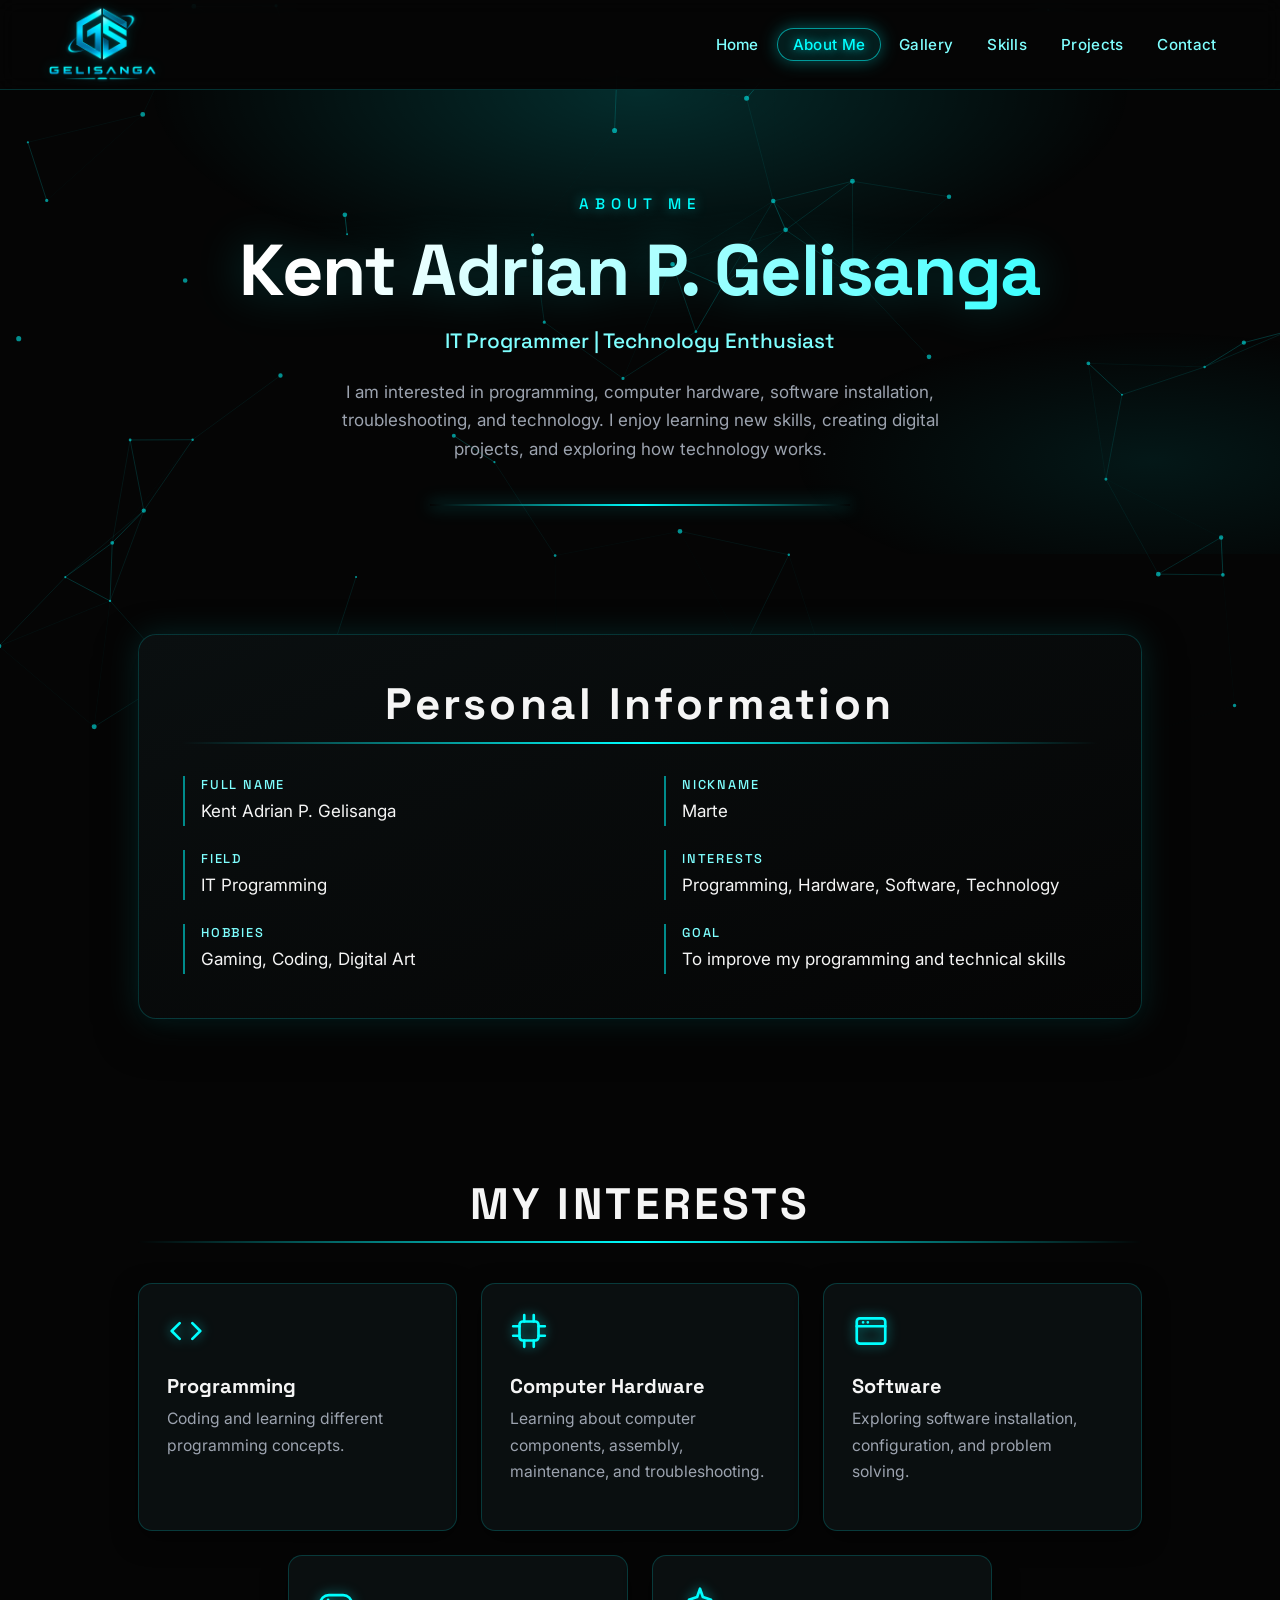
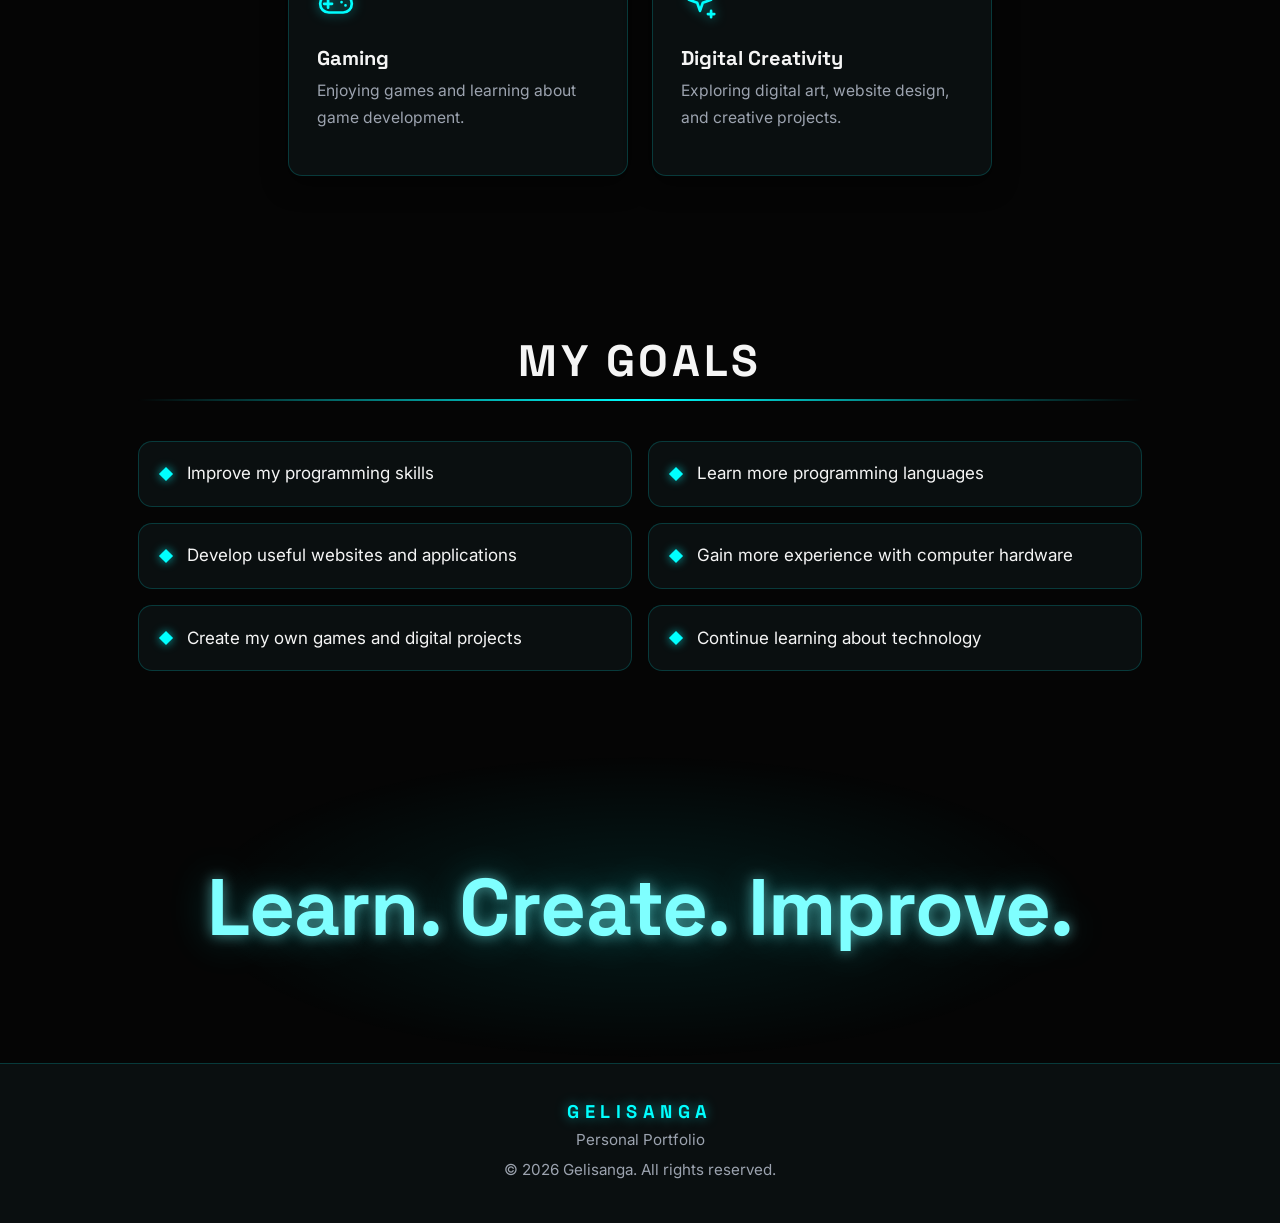
<file: about.html>
<!DOCTYPE html>
<html lang="en">
<head>
  <meta charset="UTF-8">
  <meta name="viewport" content="width=device-width, initial-scale=1">
  <title>About Me | Gelisanga</title>
  <meta name="description" content="About Kent Adrian P. Gelisanga: IT programmer and technology enthusiast.">
  <link rel="preconnect" href="https://fonts.googleapis.com">
  <link rel="preconnect" href="https://fonts.gstatic.com" crossorigin>
  <link href="https://fonts.googleapis.com/css2?family=Inter:wght@400;500&family=Space+Grotesk:wght@500;700&display=swap" rel="stylesheet">
  <!-- styles.css = shared palette, header, buttons and cards (same as the main site); about.css = this page only -->
  <style>
/* ==========================================================
   Gelisanga personal site
   1. Variables  2. Base  3. Header  4. Hero  5. Sections
   6. Skills & Projects  7. Interests  8. Contact  9. Footer
   10. Responsive & motion
   ========================================================== */

/* ---------- 1. VARIABLES (edit the palette here) ---------- */
:root {
  --bg: #050505;
  --bg-2: #0a0f10;
  --cyan: #00ffff;
  --cyan-dark: #008b8b;
  --cyan-light: #7fffff;
  --text: #f5f5f5;
  --text-2: #9ca3af;

  --border: rgba(0, 255, 255, 0.18);
  --glow: 0 0 18px rgba(0, 255, 255, 0.35);
  --glow-strong: 0 0 28px rgba(0, 255, 255, 0.6);
  --gradient: linear-gradient(135deg, var(--cyan), #00b4d8);

  --font-head: "Space Grotesk", "Segoe UI", system-ui, sans-serif;
  --font-body: "Inter", "Segoe UI", system-ui, sans-serif;
  --radius: 14px;
  --max: 1100px;
}

/* ---------- 2. BASE ---------- */
*, *::before, *::after { box-sizing: border-box; }
html { scroll-behavior: smooth; scroll-padding-top: 72px; }
body {
  margin: 0;
  background: var(--bg);
  color: var(--text);
  font: 400 1.0625rem/1.7 var(--font-body);
}
h1, h2, h3 { font-family: var(--font-head); line-height: 1.15; margin: 0; }
p { margin: 0 0 1rem; }
ul { list-style: none; margin: 0; padding: 0; }
a { color: inherit; text-decoration: none; }
a:focus-visible, button:focus-visible, input:focus-visible, textarea:focus-visible {
  outline: 2px solid var(--cyan-light);
  outline-offset: 3px;
}

/* ---------- 3. HEADER ---------- */
.navbar {
  position: sticky; top: 0; z-index: 10;
  display: flex; justify-content: space-between; align-items: center;
  gap: 1rem; padding: 0.4rem clamp(1rem, 5vw, 3rem);
  background: rgba(5, 5, 5, 0.8);
  backdrop-filter: blur(10px);
  border-bottom: 1px solid var(--border);
}
.logo { display: flex; align-items: center; }
.logo img {
  display: block; height: clamp(56px, 7vw, 76px); width: auto; max-width: 60vw; /* auto width keeps the original proportions */
  filter: drop-shadow(0 0 6px rgba(0, 255, 255, 0.25));
  transition: filter 0.3s, transform 0.3s;
}
.logo:hover img, .logo:focus-visible img { filter: drop-shadow(0 0 14px rgba(0, 255, 255, 0.65)); transform: scale(1.03); }

/* Hamburger button (hidden on desktop) */
.nav-toggle { position: absolute; opacity: 0; pointer-events: none; }
.burger { display: none; width: 44px; height: 44px; position: relative; cursor: pointer; border: 1px solid var(--border); border-radius: 10px; transition: box-shadow 0.2s, border-color 0.2s; }
.burger:hover { border-color: var(--cyan); box-shadow: var(--glow); }
.nav-toggle:focus-visible + .burger { outline: 2px solid var(--cyan-light); outline-offset: 3px; }
.burger span, .burger span::before, .burger span::after {
  content: ""; position: absolute; left: 11px; width: 20px; height: 2px;
  background: var(--cyan); border-radius: 2px; transition: transform 0.25s, opacity 0.25s;
}
.burger span { top: 21px; }
.burger span::before { left: 0; top: -7px; }
.burger span::after { left: 0; top: 7px; }
.nav-toggle:checked + .burger span { background: transparent; }
.nav-toggle:checked + .burger span::before { transform: translateY(7px) rotate(45deg); }
.nav-toggle:checked + .burger span::after { transform: translateY(-7px) rotate(-45deg); }

/* Navigation links (same on every page; every link has the same padding and border so nothing shifts) */
.nav-links { display: flex; align-items: center; gap: 0.2rem; }
.nav-links a {
  display: block; padding: 0.4rem 0.9rem; border: 1px solid transparent; border-radius: 999px;
  color: var(--cyan-light); font: 500 0.95rem var(--font-body); letter-spacing: 0.02em; white-space: nowrap;
  transition: color 0.2s, background 0.2s, border-color 0.2s, box-shadow 0.2s, text-shadow 0.2s;
}
.nav-links a:hover, .nav-links a:focus-visible {
  color: var(--cyan); border-color: rgba(0, 255, 255, 0.3);
  text-shadow: 0 0 10px rgba(0, 255, 255, 0.8); box-shadow: 0 0 14px rgba(0, 255, 255, 0.22);
}
/* Current page: the only highlighted link */
.nav-links a.active {
  color: var(--cyan); background: rgba(0, 255, 255, 0.1); border-color: rgba(0, 255, 255, 0.55);
  text-shadow: 0 0 10px rgba(0, 255, 255, 0.7); box-shadow: var(--glow);
}

/* Tablet and mobile: links collapse into the hamburger menu */
@media (max-width: 900px) {
  .burger { display: block; }
  .navbar nav { position: absolute; top: 100%; left: 0; right: 0; }
  .nav-links {
    display: none; flex-direction: column; align-items: stretch; gap: 0.25rem;
    padding: 0.75rem clamp(1rem, 5vw, 3rem) 1rem;
    background: rgba(5, 5, 5, 0.97); border-bottom: 1px solid var(--border);
  }
  .nav-toggle:checked ~ nav .nav-links { display: flex; }
  .nav-links a { padding: 0.85rem 1rem; border-radius: 10px; font-size: 1.05rem; }
}

/* ---------- 4. HERO (profile banner) ---------- */
.hero {
  padding: clamp(1rem, 3vw, 2rem) clamp(0.75rem, 3vw, 2rem) clamp(2.5rem, 6vw, 4.5rem);
  background:
    radial-gradient(ellipse 60% 40% at 50% 0%, rgba(0, 255, 255, 0.12), transparent 70%);
}
.sr-only { position: absolute; width: 1px; height: 1px; overflow: hidden; clip-path: inset(50%); white-space: nowrap; }
.banner {
  max-width: 1600px; margin: 0 auto; overflow: hidden;
  border: 1px solid var(--border); border-radius: clamp(12px, 2vw, 22px);
  box-shadow: 0 0 0 1px rgba(0, 255, 255, 0.06), 0 0 36px rgba(0, 255, 255, 0.22), 0 18px 50px rgba(0, 0, 0, 0.6);
  transition: box-shadow 0.4s, border-color 0.4s;
}
.banner:hover { border-color: rgba(0, 255, 255, 0.5); box-shadow: 0 0 0 1px rgba(0, 255, 255, 0.15), 0 0 52px rgba(0, 255, 255, 0.38), 0 18px 50px rgba(0, 0, 0, 0.6); }
/* Height stays automatic, so the image keeps its original proportions at every size */
.banner img { display: block; width: 100%; height: auto; transition: transform 0.8s ease; }
.banner:hover img { transform: scale(1.015); }
.hero-intro { max-width: var(--max); margin: clamp(2rem, 5vw, 3.5rem) auto 0; padding-inline: clamp(0.25rem, 2vw, 1rem); }
.hero-sub { color: var(--cyan-light); font: 500 clamp(1.1rem, 2.5vw, 1.4rem) var(--font-head); margin-bottom: 0.5rem; }
.hero-text { max-width: 52ch; color: var(--text-2); margin-bottom: 1.75rem; }

/* Buttons (shared by hero, projects and form) */
.btn {
  display: inline-block; cursor: pointer;
  padding: 0.85rem 1.9rem; border-radius: 999px;
  background: var(--gradient); color: #031416;
  font: 700 1rem var(--font-head);
  border: 0; box-shadow: var(--glow);
  transition: transform 0.25s, box-shadow 0.25s;
}
.btn:hover { transform: translateY(-3px); box-shadow: var(--glow-strong); }
.btn-small {
  padding: 0.5rem 1.2rem; font-size: 0.9rem;
  background: transparent; color: var(--cyan);
  border: 1px solid var(--cyan); box-shadow: none;
}
.btn-small:hover { background: rgba(0, 255, 255, 0.1); box-shadow: var(--glow); }

/* ---------- 5. SECTIONS ---------- */
.section { max-width: var(--max); margin: 0 auto; padding: 5rem clamp(1rem, 5vw, 3rem); }
.section h2 {
  font-size: clamp(2rem, 5vw, 2.75rem);
  margin-bottom: 2.5rem; padding-bottom: 0.75rem;
  border-bottom: 2px solid transparent;
  border-image: linear-gradient(90deg, var(--cyan), transparent 40%) 1;
}
.about-grid { display: grid; grid-template-columns: 1.3fr 1fr; gap: 3rem; align-items: start; }
.about-text { color: var(--text-2); }
.about-facts { display: grid; gap: 1rem; }
.about-facts li {
  padding: 1.1rem 1.3rem; color: var(--text-2);
  background: var(--bg-2); border: 1px solid var(--border);
  border-left: 3px solid var(--cyan); border-radius: var(--radius);
}
.about-facts strong { display: block; color: var(--text); font-family: var(--font-head); }

/* ---------- 6. SKILLS & PROJECTS ---------- */
.card-grid { display: grid; grid-template-columns: repeat(auto-fit, minmax(260px, 1fr)); gap: 1.5rem; }
.card {
  padding: 1.75rem; background: var(--bg-2);
  border: 1px solid var(--border); border-radius: var(--radius);
  box-shadow: 0 8px 24px rgba(0, 0, 0, 0.5);
  transition: transform 0.3s, border-color 0.3s, box-shadow 0.3s;
}
.card:hover { transform: translateY(-6px); border-color: var(--cyan); box-shadow: 0 10px 30px rgba(0, 0, 0, 0.6), var(--glow); }
.card h3 { font-size: 1.25rem; margin-bottom: 0.5rem; }
.card p { color: var(--text-2); font-size: 0.98rem; }
.icon {
  width: 38px; height: 38px; margin-bottom: 1rem;
  fill: none; stroke: var(--cyan); stroke-width: 1.7;
  stroke-linecap: round; stroke-linejoin: round;
  filter: drop-shadow(0 0 6px rgba(0, 255, 255, 0.55));
  transition: transform 0.3s;
}
.card:hover .icon { transform: scale(1.12); }
.project { display: flex; flex-direction: column; align-items: flex-start; }
.project p { flex: 1; }
.tag {
  margin-bottom: 1rem; padding: 0.2rem 0.75rem; border-radius: 999px;
  font-size: 0.8rem; color: var(--cyan-light);
  background: rgba(0, 255, 255, 0.08); border: 1px solid var(--border);
}

/* ---------- 7. INTERESTS ---------- */
.interests { display: flex; flex-wrap: wrap; gap: 1rem; }
.interests li {
  padding: 1rem 2rem; border-radius: 999px;
  font: 500 1.3rem var(--font-head);
  background: linear-gradient(135deg, rgba(0, 255, 255, 0.1), rgba(0, 139, 139, 0.06));
  border: 1px solid var(--border);
  transition: transform 0.3s, box-shadow 0.3s, border-color 0.3s;
}
.interests li:hover { transform: translateY(-4px); border-color: var(--cyan); box-shadow: var(--glow); }

/* ---------- 8. CONTACT ---------- */
.contact-grid { display: grid; grid-template-columns: 1.4fr 1fr; gap: 3rem; align-items: start; }
.form { display: grid; gap: 0.5rem; }
.form label { font-size: 0.95rem; color: var(--text-2); }
.form input, .form textarea {
  width: 100%; padding: 0.85rem 1rem; margin-bottom: 0.75rem;
  background: var(--bg-2); color: var(--text);
  border: 1px solid var(--border); border-radius: 10px;
  font: inherit; transition: border-color 0.2s, box-shadow 0.2s;
}
.form input:focus, .form textarea:focus { outline: none; border-color: var(--cyan); box-shadow: var(--glow); }
.form .btn { justify-self: start; }
.socials p { color: var(--text-2); }
.socials ul { display: grid; gap: 0.75rem; }
.socials a {
  display: block; padding: 0.8rem 1.2rem; border-radius: 10px;
  background: var(--bg-2); border: 1px solid var(--border);
  transition: transform 0.25s, border-color 0.25s, box-shadow 0.25s, color 0.25s;
}
.socials a:hover { transform: translateX(6px); color: var(--cyan-light); border-color: var(--cyan); box-shadow: var(--glow); }

/* ---------- 9. FOOTER ---------- */
.site-footer {
  display: flex; flex-wrap: wrap; justify-content: space-between; gap: 1rem;
  padding: 2rem clamp(1rem, 5vw, 3rem);
  background: var(--bg-2); border-top: 1px solid var(--border);
  color: var(--text-2); font-size: 0.95rem;
}
.site-footer p { margin: 0; }
.footer-nav { display: flex; gap: 1.5rem; }
.footer-nav a:hover { color: var(--cyan-light); }

/* ---------- 10. RESPONSIVE & MOTION ---------- */
@media (max-width: 760px) {
  .logo img { height: 56px; }
  .about-grid, .contact-grid { grid-template-columns: 1fr; gap: 2rem; }
  .section { padding-block: 3.5rem; }
  .form .btn { justify-self: stretch; text-align: center; }
  .site-footer { flex-direction: column; }
}

/* Single page-load sequence for the hero */
@keyframes rise { from { opacity: 0; transform: translateY(24px); } to { opacity: 1; transform: none; } }
.banner, .hero-intro { animation: rise 0.8s ease both; }
.hero-intro { animation-delay: 0.2s; }

/* Subtle scroll reveal for section headings (browsers that support it) */
@supports (animation-timeline: view()) {
  .section h2 { animation: rise linear both; animation-timeline: view(); animation-range: entry 0% entry 40%; }
}

@media (prefers-reduced-motion: reduce) {
  html { scroll-behavior: auto; }
  *, *::before, *::after { animation: none !important; transition: none !important; }
}

/* ---------- Particle background (see particles-bg.js) ----------
   z-index -1 keeps it behind all content; cards, header and footer stay solid on top of it */
#particles-bg { position: fixed; inset: 0; width: 100%; height: 100%; z-index: -1; pointer-events: none; }
</style>
  <script>
(function(){
var run=function(){
// Shared by every page: closes the mobile menu after a navigation link is tapped
document.querySelectorAll('.nav-links a').forEach(function (link) {
  link.addEventListener('click', function () {
    var toggle = document.getElementById('nav-toggle');
    if (toggle) toggle.checked = false;
  });
});

};
if(document.readyState==="loading"){document.addEventListener("DOMContentLoaded",run);}else{run();}
})();
</script>
  <script>
(function(){
var run=function(){
/* Particle background for GELISANGA.
   A small canvas version of the particles.js effect, so no outside library is needed:
   cyan dots drift slowly, connect with thin lines when close, move away from the cursor,
   and a click on empty space adds a few more. Tune everything in CONFIG below. */
(function () {
  'use strict';

  var CONFIG = {
    color: '0, 255, 255',   // particle and line color as r, g, b
    density: 16000,         // screen pixels per particle (smaller number = more particles)
    min: 28,                // fewest particles (small screens)
    max: 90,                // most particles (large screens)
    size: [1, 2.6],         // dot radius range in px
    speed: 0.35,            // fastest drift in px per frame
    opacity: 0.55,          // dot opacity
    linkDistance: 140,      // lines appear between dots closer than this
    linkOpacity: 0.28,      // line opacity at its strongest
    repulseRadius: 150,     // how far the cursor pushes dots away
    repulseForce: 2.2,      // how hard it pushes
    clickAdd: 3,            // dots added per click
    maxExtra: 120           // cap on dots added by clicking
  };

  var reduceMotion = window.matchMedia && window.matchMedia('(prefers-reduced-motion: reduce)').matches;

  function start() {
    var canvas = document.createElement('canvas');
    canvas.id = 'particles-bg';
    canvas.setAttribute('aria-hidden', 'true');
    document.body.insertBefore(canvas, document.body.firstChild);
    var ctx = canvas.getContext('2d');
    if (!ctx) { return; }

    var dpr = Math.min(window.devicePixelRatio || 1, 2);
    var w = 0, h = 0, parts = [], raf = 0;
    var pointer = { x: -9999, y: -9999, on: false };

    function rand(a, b) { return a + Math.random() * (b - a); }

    function make(x, y) {
      var angle = Math.random() * Math.PI * 2;
      var speed = rand(CONFIG.speed * 0.3, CONFIG.speed);
      return { x: x, y: y, vx: Math.cos(angle) * speed, vy: Math.sin(angle) * speed, r: rand(CONFIG.size[0], CONFIG.size[1]) };
    }

    function wanted() {
      return Math.max(CONFIG.min, Math.min(CONFIG.max, Math.round((w * h) / CONFIG.density)));
    }

    function resize() {
      w = window.innerWidth;
      h = window.innerHeight;
      canvas.width = Math.round(w * dpr);
      canvas.height = Math.round(h * dpr);
      ctx.setTransform(dpr, 0, 0, dpr, 0, 0);
      var n = wanted();
      while (parts.length < n) { parts.push(make(rand(0, w), rand(0, h))); }
      if (parts.length > n + CONFIG.maxExtra) { parts.length = n + CONFIG.maxExtra; }
      draw();
    }

    function step() {
      var R = CONFIG.repulseRadius, p, dx, dy, d, f;
      for (var i = 0; i < parts.length; i++) {
        p = parts[i];
        p.x += p.vx;
        p.y += p.vy;
        // leaving one edge re-enters from the opposite edge
        if (p.x < -10) { p.x = w + 10; } else if (p.x > w + 10) { p.x = -10; }
        if (p.y < -10) { p.y = h + 10; } else if (p.y > h + 10) { p.y = -10; }
        if (pointer.on) {
          dx = p.x - pointer.x;
          dy = p.y - pointer.y;
          d = Math.sqrt(dx * dx + dy * dy);
          if (d < R && d > 0.1) {
            f = (1 - d / R) * CONFIG.repulseForce;
            p.x += (dx / d) * f;
            p.y += (dy / d) * f;
          }
        }
      }
    }

    function draw() {
      var D = CONFIG.linkDistance, D2 = D * D, c = CONFIG.color, i, j, a, b, dx, dy, d2, alpha;
      ctx.clearRect(0, 0, w, h);

      ctx.lineWidth = 1;
      for (i = 0; i < parts.length; i++) {
        a = parts[i];
        for (j = i + 1; j < parts.length; j++) {
          b = parts[j];
          dx = a.x - b.x;
          dy = a.y - b.y;
          d2 = dx * dx + dy * dy;
          if (d2 < D2) {
            alpha = (1 - Math.sqrt(d2) / D) * CONFIG.linkOpacity;
            ctx.strokeStyle = 'rgba(' + c + ',' + alpha.toFixed(3) + ')';
            ctx.beginPath();
            ctx.moveTo(a.x, a.y);
            ctx.lineTo(b.x, b.y);
            ctx.stroke();
          }
        }
      }

      ctx.fillStyle = 'rgba(' + c + ',' + CONFIG.opacity + ')';
      ctx.beginPath();
      for (i = 0; i < parts.length; i++) {
        a = parts[i];
        ctx.moveTo(a.x + a.r, a.y);
        ctx.arc(a.x, a.y, a.r, 0, Math.PI * 2);
      }
      ctx.fill();
    }

    function loop() {
      step();
      draw();
      raf = window.requestAnimationFrame(loop);
    }

    var resizeTimer = 0;
    window.addEventListener('resize', function () {
      window.cancelAnimationFrame(resizeTimer);
      resizeTimer = window.requestAnimationFrame(resize);
    });

    resize();

    // Visitors who prefer reduced motion get a still background with no interaction
    if (reduceMotion) { return; }

    raf = window.requestAnimationFrame(loop);

    // Pause while the tab is hidden to save battery
    document.addEventListener('visibilitychange', function () {
      if (document.hidden) { window.cancelAnimationFrame(raf); raf = 0; }
      else if (!raf) { raf = window.requestAnimationFrame(loop); }
    });

    // Cursor repulsion (the canvas ignores pointer events, so listen on the window)
    window.addEventListener('pointermove', function (e) {
      if (e.pointerType === 'touch') { return; }
      pointer.x = e.clientX;
      pointer.y = e.clientY;
      pointer.on = true;
    }, { passive: true });
    document.documentElement.addEventListener('mouseleave', function () { pointer.on = false; });

    // Click on empty space adds a few particles; links, buttons and form fields are left alone
    window.addEventListener('click', function (e) {
      if (e.target.closest && e.target.closest('a, button, input, textarea, select, label, dialog')) { return; }
      for (var k = 0; k < CONFIG.clickAdd; k++) { parts.push(make(e.clientX, e.clientY)); }
      var limit = wanted() + CONFIG.maxExtra;
      if (parts.length > limit) { parts.splice(0, parts.length - limit); }
    });
  }

  if (document.readyState === 'loading') { document.addEventListener('DOMContentLoaded', start); }
  else { start(); }
})();

};
if(document.readyState==="loading"){document.addEventListener("DOMContentLoaded",run);}else{run();}
})();
</script>
  <style>
/* ==========================================================
   About Me page: styles that sit on top of the shared styles.css
   (palette variables, header, buttons, cards and icons come from there)
   1. Active nav  2. Hero  3. Info card  4. Interests  5. Goals
   6. Quote  7. Footer  8. Motion & responsive
   ========================================================== */

/* Section headings are centred on this page */
.about-page .section h2 {
  text-align: center; letter-spacing: 0.08em;
  border-image: linear-gradient(90deg, transparent, var(--cyan), transparent) 1;
}

/* ---------- 2. HERO ---------- */
.about-hero {
  padding: clamp(3.5rem, 9vw, 6.5rem) clamp(1rem, 5vw, 3rem) clamp(2rem, 5vw, 3rem);
  text-align: center;
  background:
    radial-gradient(ellipse 55% 60% at 50% 0%, rgba(0, 255, 255, 0.16), transparent 70%),
    radial-gradient(ellipse 40% 40% at 90% 80%, rgba(0, 139, 139, 0.14), transparent 70%);
}
.eyebrow { margin-bottom: 1rem; color: var(--cyan); font: 500 0.95rem var(--font-head); letter-spacing: 0.4em; text-shadow: 0 0 12px rgba(0, 255, 255, 0.5); }
.about-hero h1 {
  font-size: clamp(2.2rem, 7vw, 4.5rem); font-weight: 700; letter-spacing: -0.02em;
  background: linear-gradient(120deg, #fff 25%, var(--cyan-light) 65%, var(--cyan));
  -webkit-background-clip: text; background-clip: text; color: transparent;
  filter: drop-shadow(0 0 22px rgba(0, 255, 255, 0.22));
}
.role { margin: 1rem 0 1.5rem; color: var(--cyan-light); font: 500 clamp(1rem, 2.6vw, 1.3rem) var(--font-head); }
.intro { max-width: 60ch; margin: 0 auto; color: var(--text-2); }
.glow-line {
  width: min(420px, 70%); height: 2px; margin: 2.5rem auto 0;
  background: linear-gradient(90deg, transparent, var(--cyan), transparent);
  box-shadow: 0 0 16px rgba(0, 255, 255, 0.6);
}

/* ---------- 3. PERSONAL INFORMATION CARD ---------- */
.info-card {
  padding: clamp(1.5rem, 4vw, 2.75rem);
  background: linear-gradient(160deg, var(--bg-2), var(--bg));
  border: 1px solid var(--border); border-radius: 18px;
  box-shadow: 0 0 30px rgba(0, 255, 255, 0.12), 0 14px 40px rgba(0, 0, 0, 0.55);
}
.info-card h2 { margin-bottom: 2rem; }
.info-list { display: grid; grid-template-columns: repeat(2, 1fr); gap: 1.5rem 3rem; margin: 0; }
.info-list div { padding-left: 1rem; border-left: 2px solid var(--cyan-dark); transition: border-color 0.3s; }
.info-list div:hover { border-color: var(--cyan); }
.info-list dt { color: var(--cyan-light); font: 500 0.8rem var(--font-head); letter-spacing: 0.14em; text-transform: uppercase; }
.info-list dd { margin: 0.25rem 0 0; }

/* ---------- 4. INTERESTS (flex so the last row stays centred) ---------- */
.interest-grid { display: flex; flex-wrap: wrap; justify-content: center; gap: 1.5rem; }
.interest-grid .card { flex: 1 1 280px; max-width: 340px; }

/* ---------- 5. GOALS ---------- */
.goal-list { display: grid; grid-template-columns: repeat(2, 1fr); gap: 1rem; }
.goal-list li {
  display: flex; align-items: center; gap: 1rem; padding: 1.1rem 1.4rem;
  background: var(--bg-2); border: 1px solid var(--border); border-radius: var(--radius);
  transition: transform 0.3s, border-color 0.3s, box-shadow 0.3s;
}
.goal-list li::before {
  content: ""; flex: none; width: 10px; height: 10px; transform: rotate(45deg);
  background: var(--cyan); box-shadow: 0 0 10px rgba(0, 255, 255, 0.7);
}
.goal-list li:hover { transform: translateX(6px); border-color: var(--cyan); box-shadow: var(--glow); }

/* ---------- 6. QUOTE ---------- */
.quote { padding: clamp(4rem, 10vw, 7rem) clamp(1rem, 5vw, 3rem); text-align: center; background: radial-gradient(ellipse 50% 70% at 50% 50%, rgba(0, 255, 255, 0.09), transparent 70%); }
.quote blockquote { margin: 0; }
.quote p {
  margin: 0; color: var(--cyan-light);
  font: 700 clamp(2.2rem, 8vw, 5rem)/1.1 var(--font-head); letter-spacing: -0.01em;
  text-shadow: 0 0 14px rgba(127, 255, 255, 0.55), 0 0 40px rgba(0, 255, 255, 0.3);
}

/* ---------- 7. FOOTER ---------- */
.mini-footer {
  padding: 2.25rem 1rem; text-align: center;
  background: var(--bg-2); border-top: 1px solid var(--border);
  color: var(--text-2); font-size: 0.95rem;
}
.mini-footer p { margin: 0 0 0.25rem; }
.mini-footer .brand { color: var(--cyan); font: 700 1.15rem var(--font-head); letter-spacing: 0.3em; text-shadow: 0 0 12px rgba(0, 255, 255, 0.5); }

/* ---------- 8. MOTION & RESPONSIVE ---------- */
.about-hero > * { animation: rise 0.8s ease both; }
.about-hero > :nth-child(2) { animation-delay: 0.1s; }
.about-hero > :nth-child(3) { animation-delay: 0.2s; }
.about-hero > :nth-child(4) { animation-delay: 0.3s; }
.about-hero > :nth-child(5) { animation-delay: 0.4s; }

/* Sections fade in once as they scroll into view. Content stays visible if JavaScript is off. */
.js .reveal { opacity: 0; transform: translateY(24px); transition: opacity 0.8s ease, transform 0.8s ease; }
.js .reveal.visible { opacity: 1; transform: none; }
.about-page .section h2 { animation: none; }

@media (max-width: 760px) {
  .goal-list { grid-template-columns: 1fr; }
}
@media (max-width: 640px) {
  .info-list { grid-template-columns: 1fr; gap: 1.25rem; }
  .eyebrow { letter-spacing: 0.3em; }
}

@media (prefers-reduced-motion: reduce) {
  * { animation: none !important; transition: none !important; }
}
</style>
  <script>document.documentElement.classList.add("js")</script>
</head>
<body class="about-page">

  <!-- Icon sprite (cyan line icons) -->
  <svg width="0" height="0" style="position:absolute" aria-hidden="true">
    <symbol id="i-code" viewBox="0 0 24 24"><path d="m8 7-5 5 5 5M16 7l5 5-5 5"/></symbol>
    <symbol id="i-cpu" viewBox="0 0 24 24"><rect x="6" y="6" width="12" height="12" rx="2"/><path d="M9 2v4M15 2v4M9 18v4M15 18v4M2 9h4M2 15h4M18 9h4M18 15h4"/></symbol>
    <symbol id="i-app" viewBox="0 0 24 24"><rect x="3" y="4" width="18" height="16" rx="2"/><path d="M3 9h18M7 6.5h.01M10 6.5h.01"/></symbol>
    <symbol id="i-game" viewBox="0 0 24 24"><rect x="2" y="7" width="20" height="11" rx="5.5"/><path d="M7 10v5M4.5 12.5h5M15.5 11.5h.01M18 13.5h.01"/></symbol>
    <symbol id="i-spark" viewBox="0 0 24 24"><path d="m12 3 1.8 5.2L19 10l-5.2 1.8L12 17l-1.8-5.2L5 10l5.2-1.8z"/><path d="M19 17v4M17 19h4"/></symbol>
  </svg>

  <!-- ========== HEADER / NAVIGATION ========== -->
  <!-- Navbar: identical on every page. Only the "active" class changes. -->
  <header class="navbar">
    <a class="logo" href="index.html" aria-label="GELISANGA home"><img src="[data-uri]" alt="GELISANGA" width="460" height="320"></a>

    <!-- Mobile menu toggle (CSS-only hamburger) -->
    <input type="checkbox" id="nav-toggle" class="nav-toggle" aria-label="Open or close menu">
    <label for="nav-toggle" class="burger" aria-hidden="true"><span></span></label>

    <nav aria-label="Main navigation">
      <ul class="nav-links">
        <li><a href="index.html">Home</a></li>
        <li><a href="about.html" class="active" aria-current="page">About Me</a></li>
        <li><a href="gallery.html">Gallery</a></li>
        <li><a href="index.html#skills">Skills</a></li>
        <li><a href="index.html#projects">Projects</a></li>
        <li><a href="contact.html">Contact</a></li>
      </ul>
    </nav>
  </header>

  <main>
    <!-- ========== HERO ========== -->
    <section class="about-hero">
      <p class="eyebrow">ABOUT ME</p>
      <h1>Kent Adrian P. Gelisanga</h1>
      <p class="role">IT Programmer | Technology Enthusiast</p>
      <p class="intro">I am interested in programming, computer hardware, software installation, troubleshooting, and technology. I enjoy learning new skills, creating digital projects, and exploring how technology works.</p>
      <div class="glow-line" aria-hidden="true"></div>
    </section>

    <!-- ========== PERSONAL INFORMATION ========== -->
    <section class="section reveal" aria-labelledby="info-title">
      <div class="info-card">
        <h2 id="info-title">Personal Information</h2>
        <dl class="info-list">
          <div><dt>Full Name</dt><dd>Kent Adrian P. Gelisanga</dd></div>
          <div><dt>Nickname</dt><dd>Marte</dd></div>
          <div><dt>Field</dt><dd>IT Programming</dd></div>
          <div><dt>Interests</dt><dd>Programming, Hardware, Software, Technology</dd></div>
          <div><dt>Hobbies</dt><dd>Gaming, Coding, Digital Art</dd></div>
          <div><dt>Goal</dt><dd>To improve my programming and technical skills</dd></div>
        </dl>
      </div>
    </section>

    <!-- ========== MY INTERESTS ========== -->
    <section class="section reveal" aria-labelledby="interests-title">
      <h2 id="interests-title">MY INTERESTS</h2>
      <div class="interest-grid">
        <article class="card"><svg class="icon"><use href="#i-code"/></svg><h3>Programming</h3><p>Coding and learning different programming concepts.</p></article>
        <article class="card"><svg class="icon"><use href="#i-cpu"/></svg><h3>Computer Hardware</h3><p>Learning about computer components, assembly, maintenance, and troubleshooting.</p></article>
        <article class="card"><svg class="icon"><use href="#i-app"/></svg><h3>Software</h3><p>Exploring software installation, configuration, and problem solving.</p></article>
        <article class="card"><svg class="icon"><use href="#i-game"/></svg><h3>Gaming</h3><p>Enjoying games and learning about game development.</p></article>
        <article class="card"><svg class="icon"><use href="#i-spark"/></svg><h3>Digital Creativity</h3><p>Exploring digital art, website design, and creative projects.</p></article>
      </div>
    </section>

    <!-- ========== MY GOALS ========== -->
    <section class="section reveal" aria-labelledby="goals-title">
      <h2 id="goals-title">MY GOALS</h2>
      <ul class="goal-list">
        <li>Improve my programming skills</li>
        <li>Learn more programming languages</li>
        <li>Develop useful websites and applications</li>
        <li>Gain more experience with computer hardware</li>
        <li>Create my own games and digital projects</li>
        <li>Continue learning about technology</li>
      </ul>
    </section>

    <!-- ========== PERSONAL QUOTE ========== -->
    <section class="quote reveal" aria-label="Personal motto">
      <blockquote><p>Learn. Create. Improve.</p></blockquote>
    </section>
  </main>

  <!-- ========== FOOTER ========== -->
  <footer class="mini-footer">
    <p class="brand">GELISANGA</p>
    <p>Personal Portfolio</p>
    <p>&copy; 2026 Gelisanga. All rights reserved.</p>
  </footer>

  <!-- Fades sections in as they scroll into view -->
  <script>
    var items = document.querySelectorAll('.reveal');
    if ('IntersectionObserver' in window) {
      var io = new IntersectionObserver(function (entries) {
        entries.forEach(function (e) { if (e.isIntersecting) { e.target.classList.add('visible'); io.unobserve(e.target); } });
      }, { threshold: 0.1 });
      items.forEach(function (el) { io.observe(el); });
    } else {
      items.forEach(function (el) { el.classList.add('visible'); });
    }
  </script>
</body>
</html>
</file>
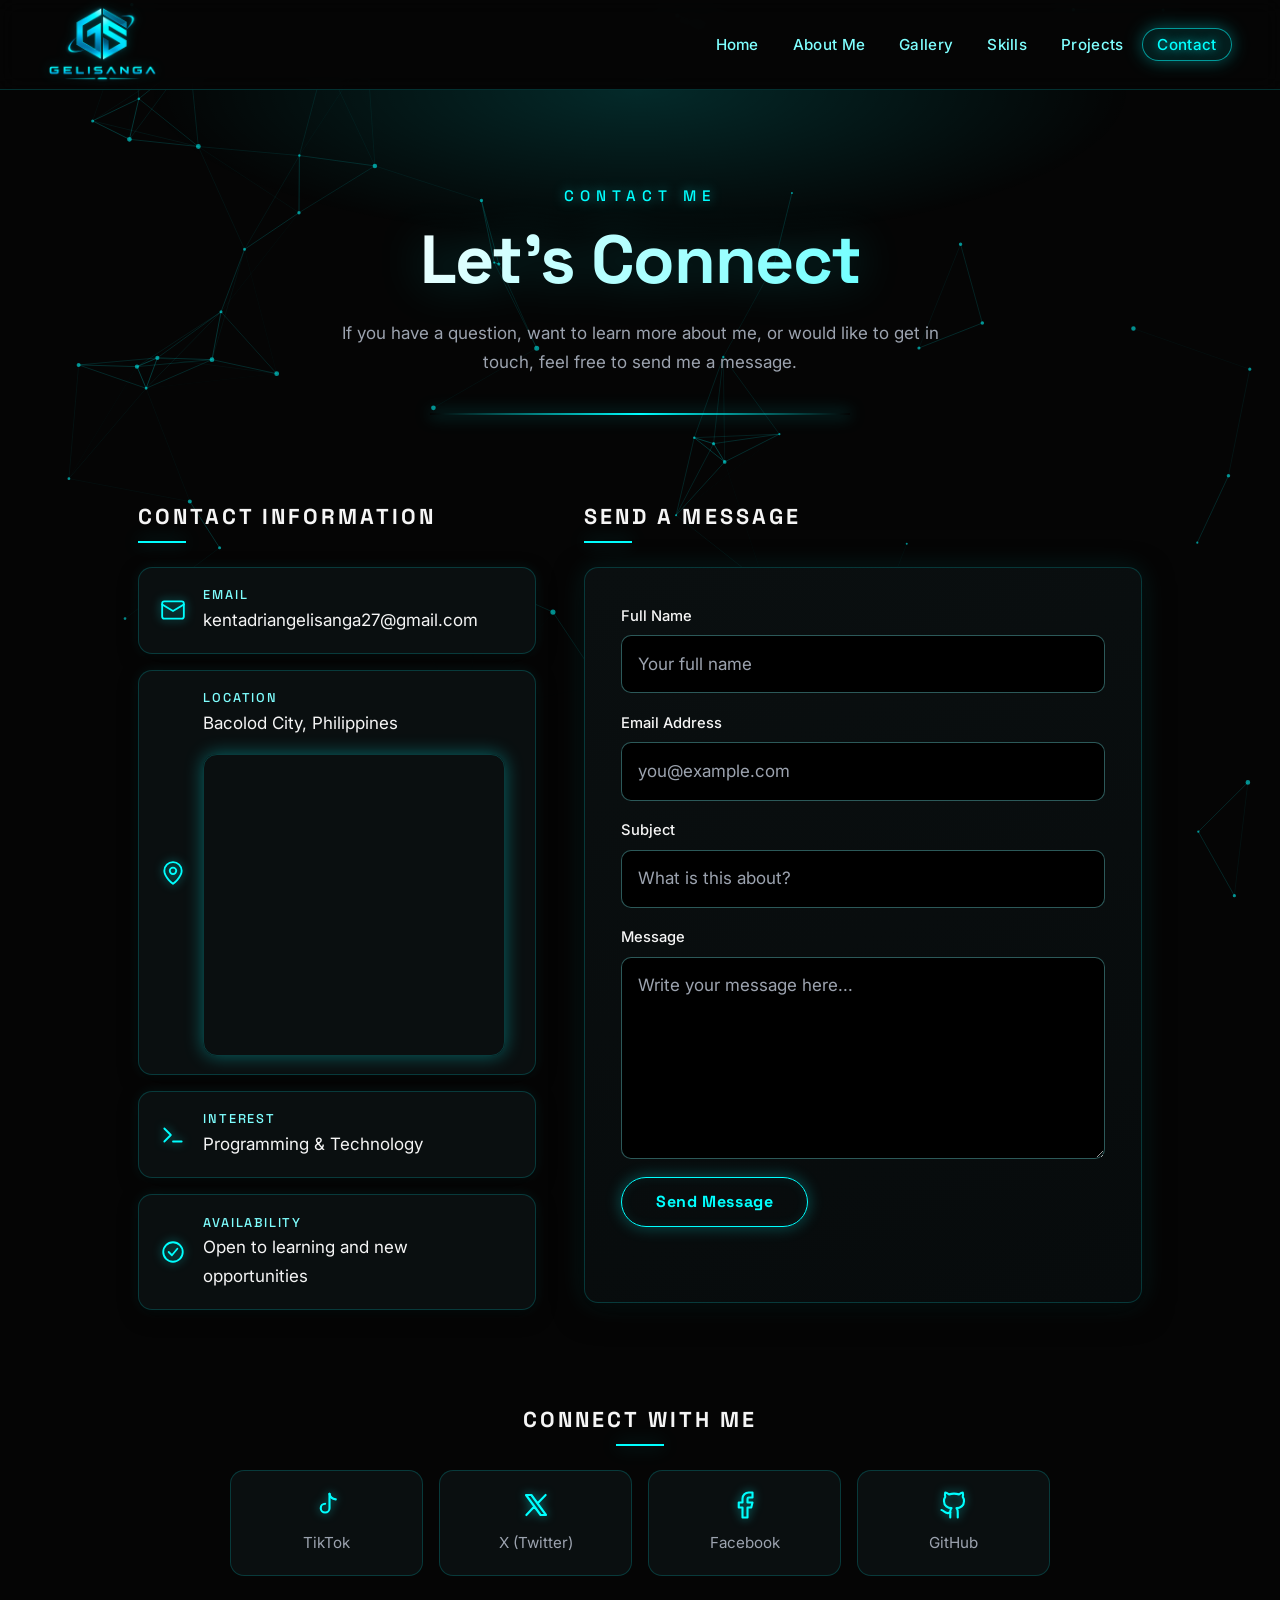
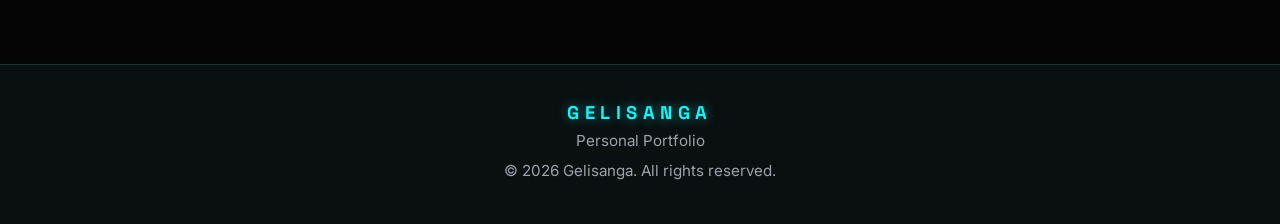
<file: contact.html>
<!DOCTYPE html>
<html lang="en">
<head>
  <meta charset="UTF-8">
  <meta name="viewport" content="width=device-width, initial-scale=1">
  <title>Contact Me | Gelisanga</title>
  <meta name="description" content="Get in touch with Kent Adrian P. Gelisanga: contact details, a message form and social links.">
  <link rel="preconnect" href="https://fonts.googleapis.com">
  <link rel="preconnect" href="https://fonts.gstatic.com" crossorigin>
  <link href="https://fonts.googleapis.com/css2?family=Inter:wght@400;500&family=Space+Grotesk:wght@500;700&display=swap" rel="stylesheet">
  <!-- styles.css = shared site styles (palette, navbar, buttons), contact.css = this page only -->
  <style>
/* ==========================================================
   Gelisanga personal site
   1. Variables  2. Base  3. Header  4. Hero  5. Sections
   6. Skills & Projects  7. Interests  8. Contact  9. Footer
   10. Responsive & motion
   ========================================================== */

/* ---------- 1. VARIABLES (edit the palette here) ---------- */
:root {
  --bg: #050505;
  --bg-2: #0a0f10;
  --cyan: #00ffff;
  --cyan-dark: #008b8b;
  --cyan-light: #7fffff;
  --text: #f5f5f5;
  --text-2: #9ca3af;

  --border: rgba(0, 255, 255, 0.18);
  --glow: 0 0 18px rgba(0, 255, 255, 0.35);
  --glow-strong: 0 0 28px rgba(0, 255, 255, 0.6);
  --gradient: linear-gradient(135deg, var(--cyan), #00b4d8);

  --font-head: "Space Grotesk", "Segoe UI", system-ui, sans-serif;
  --font-body: "Inter", "Segoe UI", system-ui, sans-serif;
  --radius: 14px;
  --max: 1100px;
}

/* ---------- 2. BASE ---------- */
*, *::before, *::after { box-sizing: border-box; }
html { scroll-behavior: smooth; scroll-padding-top: 72px; }
body {
  margin: 0;
  background: var(--bg);
  color: var(--text);
  font: 400 1.0625rem/1.7 var(--font-body);
}
h1, h2, h3 { font-family: var(--font-head); line-height: 1.15; margin: 0; }
p { margin: 0 0 1rem; }
ul { list-style: none; margin: 0; padding: 0; }
a { color: inherit; text-decoration: none; }
a:focus-visible, button:focus-visible, input:focus-visible, textarea:focus-visible {
  outline: 2px solid var(--cyan-light);
  outline-offset: 3px;
}

/* ---------- 3. HEADER ---------- */
.navbar {
  position: sticky; top: 0; z-index: 10;
  display: flex; justify-content: space-between; align-items: center;
  gap: 1rem; padding: 0.4rem clamp(1rem, 5vw, 3rem);
  background: rgba(5, 5, 5, 0.8);
  backdrop-filter: blur(10px);
  border-bottom: 1px solid var(--border);
}
.logo { display: flex; align-items: center; }
.logo img {
  display: block; height: clamp(56px, 7vw, 76px); width: auto; max-width: 60vw; /* auto width keeps the original proportions */
  filter: drop-shadow(0 0 6px rgba(0, 255, 255, 0.25));
  transition: filter 0.3s, transform 0.3s;
}
.logo:hover img, .logo:focus-visible img { filter: drop-shadow(0 0 14px rgba(0, 255, 255, 0.65)); transform: scale(1.03); }

/* Hamburger button (hidden on desktop) */
.nav-toggle { position: absolute; opacity: 0; pointer-events: none; }
.burger { display: none; width: 44px; height: 44px; position: relative; cursor: pointer; border: 1px solid var(--border); border-radius: 10px; transition: box-shadow 0.2s, border-color 0.2s; }
.burger:hover { border-color: var(--cyan); box-shadow: var(--glow); }
.nav-toggle:focus-visible + .burger { outline: 2px solid var(--cyan-light); outline-offset: 3px; }
.burger span, .burger span::before, .burger span::after {
  content: ""; position: absolute; left: 11px; width: 20px; height: 2px;
  background: var(--cyan); border-radius: 2px; transition: transform 0.25s, opacity 0.25s;
}
.burger span { top: 21px; }
.burger span::before { left: 0; top: -7px; }
.burger span::after { left: 0; top: 7px; }
.nav-toggle:checked + .burger span { background: transparent; }
.nav-toggle:checked + .burger span::before { transform: translateY(7px) rotate(45deg); }
.nav-toggle:checked + .burger span::after { transform: translateY(-7px) rotate(-45deg); }

/* Navigation links (same on every page; every link has the same padding and border so nothing shifts) */
.nav-links { display: flex; align-items: center; gap: 0.2rem; }
.nav-links a {
  display: block; padding: 0.4rem 0.9rem; border: 1px solid transparent; border-radius: 999px;
  color: var(--cyan-light); font: 500 0.95rem var(--font-body); letter-spacing: 0.02em; white-space: nowrap;
  transition: color 0.2s, background 0.2s, border-color 0.2s, box-shadow 0.2s, text-shadow 0.2s;
}
.nav-links a:hover, .nav-links a:focus-visible {
  color: var(--cyan); border-color: rgba(0, 255, 255, 0.3);
  text-shadow: 0 0 10px rgba(0, 255, 255, 0.8); box-shadow: 0 0 14px rgba(0, 255, 255, 0.22);
}
/* Current page: the only highlighted link */
.nav-links a.active {
  color: var(--cyan); background: rgba(0, 255, 255, 0.1); border-color: rgba(0, 255, 255, 0.55);
  text-shadow: 0 0 10px rgba(0, 255, 255, 0.7); box-shadow: var(--glow);
}

/* Tablet and mobile: links collapse into the hamburger menu */
@media (max-width: 900px) {
  .burger { display: block; }
  .navbar nav { position: absolute; top: 100%; left: 0; right: 0; }
  .nav-links {
    display: none; flex-direction: column; align-items: stretch; gap: 0.25rem;
    padding: 0.75rem clamp(1rem, 5vw, 3rem) 1rem;
    background: rgba(5, 5, 5, 0.97); border-bottom: 1px solid var(--border);
  }
  .nav-toggle:checked ~ nav .nav-links { display: flex; }
  .nav-links a { padding: 0.85rem 1rem; border-radius: 10px; font-size: 1.05rem; }
}

/* ---------- 4. HERO (profile banner) ---------- */
.hero {
  padding: clamp(1rem, 3vw, 2rem) clamp(0.75rem, 3vw, 2rem) clamp(2.5rem, 6vw, 4.5rem);
  background:
    radial-gradient(ellipse 60% 40% at 50% 0%, rgba(0, 255, 255, 0.12), transparent 70%);
}
.sr-only { position: absolute; width: 1px; height: 1px; overflow: hidden; clip-path: inset(50%); white-space: nowrap; }
.banner {
  max-width: 1600px; margin: 0 auto; overflow: hidden;
  border: 1px solid var(--border); border-radius: clamp(12px, 2vw, 22px);
  box-shadow: 0 0 0 1px rgba(0, 255, 255, 0.06), 0 0 36px rgba(0, 255, 255, 0.22), 0 18px 50px rgba(0, 0, 0, 0.6);
  transition: box-shadow 0.4s, border-color 0.4s;
}
.banner:hover { border-color: rgba(0, 255, 255, 0.5); box-shadow: 0 0 0 1px rgba(0, 255, 255, 0.15), 0 0 52px rgba(0, 255, 255, 0.38), 0 18px 50px rgba(0, 0, 0, 0.6); }
/* Height stays automatic, so the image keeps its original proportions at every size */
.banner img { display: block; width: 100%; height: auto; transition: transform 0.8s ease; }
.banner:hover img { transform: scale(1.015); }
.hero-intro { max-width: var(--max); margin: clamp(2rem, 5vw, 3.5rem) auto 0; padding-inline: clamp(0.25rem, 2vw, 1rem); }
.hero-sub { color: var(--cyan-light); font: 500 clamp(1.1rem, 2.5vw, 1.4rem) var(--font-head); margin-bottom: 0.5rem; }
.hero-text { max-width: 52ch; color: var(--text-2); margin-bottom: 1.75rem; }

/* Buttons (shared by hero, projects and form) */
.btn {
  display: inline-block; cursor: pointer;
  padding: 0.85rem 1.9rem; border-radius: 999px;
  background: var(--gradient); color: #031416;
  font: 700 1rem var(--font-head);
  border: 0; box-shadow: var(--glow);
  transition: transform 0.25s, box-shadow 0.25s;
}
.btn:hover { transform: translateY(-3px); box-shadow: var(--glow-strong); }
.btn-small {
  padding: 0.5rem 1.2rem; font-size: 0.9rem;
  background: transparent; color: var(--cyan);
  border: 1px solid var(--cyan); box-shadow: none;
}
.btn-small:hover { background: rgba(0, 255, 255, 0.1); box-shadow: var(--glow); }

/* ---------- 5. SECTIONS ---------- */
.section { max-width: var(--max); margin: 0 auto; padding: 5rem clamp(1rem, 5vw, 3rem); }
.section h2 {
  font-size: clamp(2rem, 5vw, 2.75rem);
  margin-bottom: 2.5rem; padding-bottom: 0.75rem;
  border-bottom: 2px solid transparent;
  border-image: linear-gradient(90deg, var(--cyan), transparent 40%) 1;
}
.about-grid { display: grid; grid-template-columns: 1.3fr 1fr; gap: 3rem; align-items: start; }
.about-text { color: var(--text-2); }
.about-facts { display: grid; gap: 1rem; }
.about-facts li {
  padding: 1.1rem 1.3rem; color: var(--text-2);
  background: var(--bg-2); border: 1px solid var(--border);
  border-left: 3px solid var(--cyan); border-radius: var(--radius);
}
.about-facts strong { display: block; color: var(--text); font-family: var(--font-head); }

/* ---------- 6. SKILLS & PROJECTS ---------- */
.card-grid { display: grid; grid-template-columns: repeat(auto-fit, minmax(260px, 1fr)); gap: 1.5rem; }
.card {
  padding: 1.75rem; background: var(--bg-2);
  border: 1px solid var(--border); border-radius: var(--radius);
  box-shadow: 0 8px 24px rgba(0, 0, 0, 0.5);
  transition: transform 0.3s, border-color 0.3s, box-shadow 0.3s;
}
.card:hover { transform: translateY(-6px); border-color: var(--cyan); box-shadow: 0 10px 30px rgba(0, 0, 0, 0.6), var(--glow); }
.card h3 { font-size: 1.25rem; margin-bottom: 0.5rem; }
.card p { color: var(--text-2); font-size: 0.98rem; }
.icon {
  width: 38px; height: 38px; margin-bottom: 1rem;
  fill: none; stroke: var(--cyan); stroke-width: 1.7;
  stroke-linecap: round; stroke-linejoin: round;
  filter: drop-shadow(0 0 6px rgba(0, 255, 255, 0.55));
  transition: transform 0.3s;
}
.card:hover .icon { transform: scale(1.12); }
.project { display: flex; flex-direction: column; align-items: flex-start; }
.project p { flex: 1; }
.tag {
  margin-bottom: 1rem; padding: 0.2rem 0.75rem; border-radius: 999px;
  font-size: 0.8rem; color: var(--cyan-light);
  background: rgba(0, 255, 255, 0.08); border: 1px solid var(--border);
}

/* ---------- 7. INTERESTS ---------- */
.interests { display: flex; flex-wrap: wrap; gap: 1rem; }
.interests li {
  padding: 1rem 2rem; border-radius: 999px;
  font: 500 1.3rem var(--font-head);
  background: linear-gradient(135deg, rgba(0, 255, 255, 0.1), rgba(0, 139, 139, 0.06));
  border: 1px solid var(--border);
  transition: transform 0.3s, box-shadow 0.3s, border-color 0.3s;
}
.interests li:hover { transform: translateY(-4px); border-color: var(--cyan); box-shadow: var(--glow); }

/* ---------- 8. CONTACT ---------- */
.contact-grid { display: grid; grid-template-columns: 1.4fr 1fr; gap: 3rem; align-items: start; }
.form { display: grid; gap: 0.5rem; }
.form label { font-size: 0.95rem; color: var(--text-2); }
.form input, .form textarea {
  width: 100%; padding: 0.85rem 1rem; margin-bottom: 0.75rem;
  background: var(--bg-2); color: var(--text);
  border: 1px solid var(--border); border-radius: 10px;
  font: inherit; transition: border-color 0.2s, box-shadow 0.2s;
}
.form input:focus, .form textarea:focus { outline: none; border-color: var(--cyan); box-shadow: var(--glow); }
.form .btn { justify-self: start; }
.socials p { color: var(--text-2); }
.socials ul { display: grid; gap: 0.75rem; }
.socials a {
  display: block; padding: 0.8rem 1.2rem; border-radius: 10px;
  background: var(--bg-2); border: 1px solid var(--border);
  transition: transform 0.25s, border-color 0.25s, box-shadow 0.25s, color 0.25s;
}
.socials a:hover { transform: translateX(6px); color: var(--cyan-light); border-color: var(--cyan); box-shadow: var(--glow); }

/* ---------- 9. FOOTER ---------- */
.site-footer {
  display: flex; flex-wrap: wrap; justify-content: space-between; gap: 1rem;
  padding: 2rem clamp(1rem, 5vw, 3rem);
  background: var(--bg-2); border-top: 1px solid var(--border);
  color: var(--text-2); font-size: 0.95rem;
}
.site-footer p { margin: 0; }
.footer-nav { display: flex; gap: 1.5rem; }
.footer-nav a:hover { color: var(--cyan-light); }

/* ---------- 10. RESPONSIVE & MOTION ---------- */
@media (max-width: 760px) {
  .logo img { height: 56px; }
  .about-grid, .contact-grid { grid-template-columns: 1fr; gap: 2rem; }
  .section { padding-block: 3.5rem; }
  .form .btn { justify-self: stretch; text-align: center; }
  .site-footer { flex-direction: column; }
}

/* Single page-load sequence for the hero */
@keyframes rise { from { opacity: 0; transform: translateY(24px); } to { opacity: 1; transform: none; } }
.banner, .hero-intro { animation: rise 0.8s ease both; }
.hero-intro { animation-delay: 0.2s; }

/* Subtle scroll reveal for section headings (browsers that support it) */
@supports (animation-timeline: view()) {
  .section h2 { animation: rise linear both; animation-timeline: view(); animation-range: entry 0% entry 40%; }
}

@media (prefers-reduced-motion: reduce) {
  html { scroll-behavior: auto; }
  *, *::before, *::after { animation: none !important; transition: none !important; }
}

/* ---------- Particle background (see particles-bg.js) ----------
   z-index -1 keeps it behind all content; cards, header and footer stay solid on top of it */
#particles-bg { position: fixed; inset: 0; width: 100%; height: 100%; z-index: -1; pointer-events: none; }
</style>
  <style>
/* ==========================================================
   Contact page: styles that sit on top of the shared styles.css
   (palette variables, navbar, fonts and the particle canvas come from there)
   1. Hero  2. Layout  3. Info cards  4. Form  5. Social links
   6. Footer  7. Motion & responsive
   ========================================================== */

/* ---------- 1. HERO ---------- */
.contact-hero {
  padding: clamp(3.5rem, 9vw, 6rem) clamp(1rem, 5vw, 3rem) clamp(1.5rem, 4vw, 2.5rem);
  text-align: center;
  background: radial-gradient(ellipse 55% 60% at 50% 0%, rgba(0, 255, 255, 0.15), transparent 70%);
}
.eyebrow { margin-bottom: 1rem; color: var(--cyan); font: 500 0.95rem var(--font-head); letter-spacing: 0.4em; text-shadow: 0 0 12px rgba(0, 255, 255, 0.5); }
.contact-hero h1 {
  font-size: clamp(2.2rem, 7vw, 4.25rem); font-weight: 700; letter-spacing: -0.02em;
  background: linear-gradient(120deg, #fff 25%, var(--cyan-light) 65%, var(--cyan));
  -webkit-background-clip: text; background-clip: text; color: transparent;
  filter: drop-shadow(0 0 22px rgba(0, 255, 255, 0.22));
}
.intro { max-width: 56ch; margin: 1.25rem auto 0; color: var(--text-2); }
.glow-line {
  width: min(420px, 70%); height: 2px; margin: 2.25rem auto 0;
  background: linear-gradient(90deg, transparent, var(--cyan), transparent);
  box-shadow: 0 0 16px rgba(0, 255, 255, 0.6);
}

/* ---------- 2. LAYOUT ---------- */
.contact-layout {
  display: grid; grid-template-columns: minmax(0, 5fr) minmax(0, 7fr);   /* info left, form right */
  gap: clamp(1.75rem, 4vw, 3rem); align-items: start;
  max-width: var(--max); margin: 0 auto;
  padding: clamp(1.5rem, 4vw, 3rem) clamp(1rem, 5vw, 3rem);
}
.panel-title {
  margin-bottom: 1.5rem; color: var(--text);
  font: 700 clamp(1.1rem, 2.5vw, 1.35rem) var(--font-head); letter-spacing: 0.14em; text-transform: uppercase;
}
.panel-title::after { content: ""; display: block; width: 48px; height: 2px; margin-top: 0.7rem; background: var(--cyan); box-shadow: var(--glow); }

/* Shared cyan line icon */
.ci {
  flex: none; width: 26px; height: 26px; fill: none; stroke: var(--cyan);
  stroke-width: 1.7; stroke-linecap: round; stroke-linejoin: round;
  filter: drop-shadow(0 0 5px rgba(0, 255, 255, 0.55));
}

/* ---------- 3. INFO CARDS ---------- */
.info-cards { display: grid; gap: 1rem; }
.info-card {
  display: flex; align-items: center; gap: 1.1rem; padding: 1.15rem 1.3rem;
  background: var(--bg-2); border: 1px solid var(--border); border-radius: var(--radius);
  box-shadow: 0 6px 20px rgba(0, 0, 0, 0.45), 0 0 14px rgba(0, 255, 255, 0.07);
  transition: transform 0.3s, border-color 0.3s, box-shadow 0.3s;
}
.info-card:hover { transform: translateX(6px); border-color: var(--cyan); box-shadow: 0 8px 24px rgba(0, 0, 0, 0.5), var(--glow); }
.info-card h3 { margin-bottom: 0.15rem; color: var(--cyan-light); font: 500 0.8rem var(--font-head); letter-spacing: 0.14em; text-transform: uppercase; }
.info-card p { margin: 0; overflow-wrap: anywhere; }
.info-card a { transition: color 0.2s, text-shadow 0.2s; }
.info-card a:hover { color: var(--cyan-light); text-shadow: 0 0 10px rgba(0, 255, 255, 0.6); }


/* ---------- LOCATION MAP ---------- */
.map-container {
  width: 100%;
  margin-top: 1rem;
  overflow: hidden;
  border: 1px solid var(--border);
  border-radius: var(--radius);
  box-shadow: var(--glow);
}
.map-container iframe {
  display: block;
  width: 100%;
  height: 300px;
  border: 0;
}
.map-container:hover {
  border-color: var(--cyan);
  box-shadow: var(--glow-strong);
}
@media (max-width: 760px) {
  .map-container iframe { height: 250px; }
}

/* ---------- 4. FORM ---------- */
.contact-form {
  display: grid; gap: 1.1rem; padding: clamp(1.4rem, 3.5vw, 2.25rem);
  background: linear-gradient(160deg, var(--bg-2), #070b0c);
  border: 1px solid var(--border); border-radius: var(--radius);
  box-shadow: 0 8px 30px rgba(0, 0, 0, 0.5), 0 0 28px rgba(0, 255, 255, 0.1);
}
.field { display: grid; gap: 0.4rem; }
.field label { color: var(--text); font-size: 0.92rem; font-weight: 500; }
.field input, .field textarea {
  width: 100%; padding: 0.85rem 1rem;
  background: #000; color: var(--text); font: inherit;
  border: 1px solid rgba(127, 255, 255, 0.35); border-radius: 10px;
  transition: border-color 0.25s, box-shadow 0.25s, background 0.25s;
}
.field textarea { resize: vertical; min-height: 140px; }
.field input::placeholder, .field textarea::placeholder { color: var(--text-2); opacity: 1; }
.field input:hover, .field textarea:hover { border-color: rgba(127, 255, 255, 0.65); }
.field input:focus, .field textarea:focus {
  outline: none; border-color: var(--cyan); background: #020606;
  box-shadow: 0 0 0 1px var(--cyan), 0 0 20px rgba(0, 255, 255, 0.35);
}
.field input:user-invalid, .field textarea:user-invalid { border-color: #ff7a8a; }

/* Send button: cyan outline + glow, fills softly on hover */
.btn-send {
  justify-self: start; padding: 0.85rem 2.1rem; cursor: pointer;
  background: transparent; color: var(--cyan); font: 700 1rem var(--font-head); letter-spacing: 0.04em;
  border: 1px solid var(--cyan); border-radius: 999px;
  box-shadow: 0 0 16px rgba(0, 255, 255, 0.3), inset 0 0 12px rgba(0, 255, 255, 0.08);
  transition: transform 0.25s, box-shadow 0.25s, background 0.25s, color 0.25s;
}
.btn-send:hover { transform: translateY(-3px); background: rgba(0, 255, 255, 0.12); color: var(--cyan-light); box-shadow: 0 0 28px rgba(0, 255, 255, 0.55), inset 0 0 14px rgba(0, 255, 255, 0.12); }
.btn-send:active { transform: translateY(-1px); }
.btn-send:focus-visible { outline: 2px solid var(--cyan-light); outline-offset: 3px; }

.form-status { margin: 0; min-height: 1.4em; color: var(--cyan-light); font-size: 0.95rem; }

/* ---------- 5. SOCIAL LINKS ---------- */
.social-section { max-width: var(--max); margin: 0 auto; padding: clamp(1.5rem, 4vw, 3rem) clamp(1rem, 5vw, 3rem) clamp(3.5rem, 8vw, 5.5rem); text-align: center; }
.social-section .panel-title::after { margin-inline: auto; }
.social-links { display: grid; grid-template-columns: repeat(4, minmax(0, 1fr)); gap: 1rem; max-width: 820px; margin: 0 auto; }
.social-links a {
  display: flex; flex-direction: column; align-items: center; gap: 0.6rem; padding: 1.2rem 0.75rem;
  background: var(--bg-2); border: 1px solid var(--border); border-radius: var(--radius);
  color: var(--text-2); font-size: 0.95rem;
  transition: transform 0.3s, border-color 0.3s, box-shadow 0.3s, color 0.3s;
}
.social-links .ci { width: 30px; height: 30px; transition: transform 0.3s; }
.social-links a:hover, .social-links a:focus-visible { transform: translateY(-5px); color: var(--cyan-light); border-color: var(--cyan); box-shadow: var(--glow); }
.social-links a:hover .ci { transform: scale(1.12); }
.social-links a:focus-visible { outline: 2px solid var(--cyan-light); outline-offset: 3px; }

/* ---------- 6. FOOTER ---------- */
.mini-footer {
  padding: 2.25rem 1rem; text-align: center;
  background: var(--bg-2); border-top: 1px solid var(--border);
  color: var(--text-2); font-size: 0.95rem;
}
.mini-footer p { margin: 0 0 0.25rem; }
.mini-footer .brand { color: var(--cyan); font: 700 1.15rem var(--font-head); letter-spacing: 0.3em; text-shadow: 0 0 12px rgba(0, 255, 255, 0.5); }

/* ---------- 7. MOTION & RESPONSIVE ---------- */
.contact-hero > * { animation: rise 0.8s ease both; }
.contact-hero > :nth-child(2) { animation-delay: 0.1s; }
.contact-hero > :nth-child(3) { animation-delay: 0.2s; }
.contact-hero > :nth-child(4) { animation-delay: 0.3s; }
.info-panel { animation: rise 0.8s ease 0.3s both; }
.form-panel { animation: rise 0.8s ease 0.4s both; }
.social-section { animation: rise 0.8s ease 0.5s both; }

@media (max-width: 860px) {
  .contact-layout { grid-template-columns: 1fr; }          /* info stacks above the form */
  .social-links { grid-template-columns: repeat(2, minmax(0, 1fr)); }
}
@media (max-width: 600px) {
  .eyebrow { letter-spacing: 0.3em; }
  .btn-send { justify-self: stretch; text-align: center; } /* full-width button on phones */
}

@media (prefers-reduced-motion: reduce) {
  * { animation: none !important; transition: none !important; }
}
</style>
  <script>
(function(){
var run=function(){
// Shared by every page: closes the mobile menu after a navigation link is tapped
document.querySelectorAll('.nav-links a').forEach(function (link) {
  link.addEventListener('click', function () {
    var toggle = document.getElementById('nav-toggle');
    if (toggle) toggle.checked = false;
  });
});

};
if(document.readyState==="loading"){document.addEventListener("DOMContentLoaded",run);}else{run();}
})();
</script>
  <script>
(function(){
var run=function(){
/* Particle background for GELISANGA.
   A small canvas version of the particles.js effect, so no outside library is needed:
   cyan dots drift slowly, connect with thin lines when close, move away from the cursor,
   and a click on empty space adds a few more. Tune everything in CONFIG below. */
(function () {
  'use strict';

  var CONFIG = {
    color: '0, 255, 255',   // particle and line color as r, g, b
    density: 16000,         // screen pixels per particle (smaller number = more particles)
    min: 28,                // fewest particles (small screens)
    max: 90,                // most particles (large screens)
    size: [1, 2.6],         // dot radius range in px
    speed: 0.35,            // fastest drift in px per frame
    opacity: 0.55,          // dot opacity
    linkDistance: 140,      // lines appear between dots closer than this
    linkOpacity: 0.28,      // line opacity at its strongest
    repulseRadius: 150,     // how far the cursor pushes dots away
    repulseForce: 2.2,      // how hard it pushes
    clickAdd: 3,            // dots added per click
    maxExtra: 120           // cap on dots added by clicking
  };

  var reduceMotion = window.matchMedia && window.matchMedia('(prefers-reduced-motion: reduce)').matches;

  function start() {
    var canvas = document.createElement('canvas');
    canvas.id = 'particles-bg';
    canvas.setAttribute('aria-hidden', 'true');
    document.body.insertBefore(canvas, document.body.firstChild);
    var ctx = canvas.getContext('2d');
    if (!ctx) { return; }

    var dpr = Math.min(window.devicePixelRatio || 1, 2);
    var w = 0, h = 0, parts = [], raf = 0;
    var pointer = { x: -9999, y: -9999, on: false };

    function rand(a, b) { return a + Math.random() * (b - a); }

    function make(x, y) {
      var angle = Math.random() * Math.PI * 2;
      var speed = rand(CONFIG.speed * 0.3, CONFIG.speed);
      return { x: x, y: y, vx: Math.cos(angle) * speed, vy: Math.sin(angle) * speed, r: rand(CONFIG.size[0], CONFIG.size[1]) };
    }

    function wanted() {
      return Math.max(CONFIG.min, Math.min(CONFIG.max, Math.round((w * h) / CONFIG.density)));
    }

    function resize() {
      w = window.innerWidth;
      h = window.innerHeight;
      canvas.width = Math.round(w * dpr);
      canvas.height = Math.round(h * dpr);
      ctx.setTransform(dpr, 0, 0, dpr, 0, 0);
      var n = wanted();
      while (parts.length < n) { parts.push(make(rand(0, w), rand(0, h))); }
      if (parts.length > n + CONFIG.maxExtra) { parts.length = n + CONFIG.maxExtra; }
      draw();
    }

    function step() {
      var R = CONFIG.repulseRadius, p, dx, dy, d, f;
      for (var i = 0; i < parts.length; i++) {
        p = parts[i];
        p.x += p.vx;
        p.y += p.vy;
        // leaving one edge re-enters from the opposite edge
        if (p.x < -10) { p.x = w + 10; } else if (p.x > w + 10) { p.x = -10; }
        if (p.y < -10) { p.y = h + 10; } else if (p.y > h + 10) { p.y = -10; }
        if (pointer.on) {
          dx = p.x - pointer.x;
          dy = p.y - pointer.y;
          d = Math.sqrt(dx * dx + dy * dy);
          if (d < R && d > 0.1) {
            f = (1 - d / R) * CONFIG.repulseForce;
            p.x += (dx / d) * f;
            p.y += (dy / d) * f;
          }
        }
      }
    }

    function draw() {
      var D = CONFIG.linkDistance, D2 = D * D, c = CONFIG.color, i, j, a, b, dx, dy, d2, alpha;
      ctx.clearRect(0, 0, w, h);

      ctx.lineWidth = 1;
      for (i = 0; i < parts.length; i++) {
        a = parts[i];
        for (j = i + 1; j < parts.length; j++) {
          b = parts[j];
          dx = a.x - b.x;
          dy = a.y - b.y;
          d2 = dx * dx + dy * dy;
          if (d2 < D2) {
            alpha = (1 - Math.sqrt(d2) / D) * CONFIG.linkOpacity;
            ctx.strokeStyle = 'rgba(' + c + ',' + alpha.toFixed(3) + ')';
            ctx.beginPath();
            ctx.moveTo(a.x, a.y);
            ctx.lineTo(b.x, b.y);
            ctx.stroke();
          }
        }
      }

      ctx.fillStyle = 'rgba(' + c + ',' + CONFIG.opacity + ')';
      ctx.beginPath();
      for (i = 0; i < parts.length; i++) {
        a = parts[i];
        ctx.moveTo(a.x + a.r, a.y);
        ctx.arc(a.x, a.y, a.r, 0, Math.PI * 2);
      }
      ctx.fill();
    }

    function loop() {
      step();
      draw();
      raf = window.requestAnimationFrame(loop);
    }

    var resizeTimer = 0;
    window.addEventListener('resize', function () {
      window.cancelAnimationFrame(resizeTimer);
      resizeTimer = window.requestAnimationFrame(resize);
    });

    resize();

    // Visitors who prefer reduced motion get a still background with no interaction
    if (reduceMotion) { return; }

    raf = window.requestAnimationFrame(loop);

    // Pause while the tab is hidden to save battery
    document.addEventListener('visibilitychange', function () {
      if (document.hidden) { window.cancelAnimationFrame(raf); raf = 0; }
      else if (!raf) { raf = window.requestAnimationFrame(loop); }
    });

    // Cursor repulsion (the canvas ignores pointer events, so listen on the window)
    window.addEventListener('pointermove', function (e) {
      if (e.pointerType === 'touch') { return; }
      pointer.x = e.clientX;
      pointer.y = e.clientY;
      pointer.on = true;
    }, { passive: true });
    document.documentElement.addEventListener('mouseleave', function () { pointer.on = false; });

    // Click on empty space adds a few particles; links, buttons and form fields are left alone
    window.addEventListener('click', function (e) {
      if (e.target.closest && e.target.closest('a, button, input, textarea, select, label, dialog')) { return; }
      for (var k = 0; k < CONFIG.clickAdd; k++) { parts.push(make(e.clientX, e.clientY)); }
      var limit = wanted() + CONFIG.maxExtra;
      if (parts.length > limit) { parts.splice(0, parts.length - limit); }
    });
  }

  if (document.readyState === 'loading') { document.addEventListener('DOMContentLoaded', start); }
  else { start(); }
})();

};
if(document.readyState==="loading"){document.addEventListener("DOMContentLoaded",run);}else{run();}
})();
</script>
  <script>
(function(){
var run=function(){
/* Contact page script.
   The site has no server, so submitting the form opens the visitor's email app with the
   message already filled in. The address comes from data-recipient on the <form> in contact.html.
   (To receive messages directly instead, point the form's action at a form service and remove this file.) */
(function () {
  'use strict';

  var form = document.getElementById('contact-form');
  var status = document.getElementById('form-status');
  if (!form) { return; }

  form.addEventListener('submit', function (e) {
    e.preventDefault();   // the browser has already checked the required fields at this point

    var data = new FormData(form);
    var to = form.getAttribute('data-recipient') || '';
    var subject = (data.get('subject') || '').toString().trim() || 'Message from my website';
    var body = 'Name: ' + data.get('name') + '\n' +
               'Email: ' + data.get('email') + '\n\n' +
               data.get('message');

    status.textContent = 'Opening your email app with your message ready to send...';
    window.location.href = 'mailto:' + encodeURIComponent(to).replace('%40', '@') +
      '?subject=' + encodeURIComponent(subject) + '&body=' + encodeURIComponent(body);
  });
})();

};
if(document.readyState==="loading"){document.addEventListener("DOMContentLoaded",run);}else{run();}
})();
</script>
</head>
<body class="contact-page">

  <!-- Icon sprite (cyan line icons used by the info cards and social links) -->
  <svg width="0" height="0" style="position:absolute" aria-hidden="true">
    <symbol id="i-mail" viewBox="0 0 24 24"><rect x="2" y="4" width="20" height="16" rx="2"/><path d="m22 7-10 6L2 7"/></symbol>
    <symbol id="i-pin" viewBox="0 0 24 24"><path d="M20 10c0 6-8 12-8 12S4 16 4 10a8 8 0 0 1 16 0z"/><circle cx="12" cy="10" r="3"/></symbol>
    <symbol id="i-term" viewBox="0 0 24 24"><path d="m4 6 6 6-6 6M12 18h8"/></symbol>
    <symbol id="i-check" viewBox="0 0 24 24"><circle cx="12" cy="12" r="9"/><path d="m8 12 3 3 5-6"/></symbol>
    <symbol id="i-tiktok" viewBox="0 0 24 24"><path d="M14 3v11.5a3.5 3.5 0 1 1-3.5-3.5"/><path d="M14 3c.4 2.6 2.1 4.2 5 4.5"/></symbol>
    <symbol id="i-x" viewBox="0 0 24 24"><path d="M4 4l11.7 16H20L8.3 4zM4.3 20l6.2-6.6M13.5 10.4 19.7 4"/></symbol>
    <symbol id="i-facebook" viewBox="0 0 24 24"><path d="M18 2h-3a5 5 0 0 0-5 5v3H7v4h3v8h4v-8h3l1-4h-4V7a1 1 0 0 1 1-1h3z"/></symbol>
    <symbol id="i-github" viewBox="0 0 24 24"><path d="M15 22v-4a4.8 4.8 0 0 0-1-3.5c3 0 6-2 6-5.5.1-1.3-.3-2.5-1-3.5.3-1.2.3-2.4 0-3.5 0 0-1 0-3 1.5a13.4 13.4 0 0 0-8 0C6 2 5 2 5 2c-.3 1.1-.3 2.3 0 3.5A5.4 5.4 0 0 0 4 9c0 3.5 3 5.5 6 5.5-.4.5-.7 1.1-.85 1.65S8.9 17.4 9 18v4"/><path d="M9 18c-4.5 2-5-2-7-2"/></symbol>
  </svg>

  <!-- ========== HEADER / NAVIGATION ========== -->
  <!-- Navbar: identical on every page. Only the "active" class changes. -->
  <header class="navbar">
    <a class="logo" href="index.html" aria-label="GELISANGA home"><img src="[data-uri]" alt="GELISANGA" width="460" height="320"></a>
    <!-- Mobile menu toggle (CSS-only hamburger) -->
    <input type="checkbox" id="nav-toggle" class="nav-toggle" aria-label="Open or close menu">
    <label for="nav-toggle" class="burger" aria-hidden="true"><span></span></label>

    <nav aria-label="Main navigation">
      <ul class="nav-links">
        <li><a href="index.html">Home</a></li>
        <li><a href="about.html">About Me</a></li>
        <li><a href="gallery.html">Gallery</a></li>
        <li><a href="index.html#skills">Skills</a></li>
        <li><a href="index.html#projects">Projects</a></li>
        <li><a href="contact.html" class="active" aria-current="page">Contact</a></li>
      </ul>
    </nav>
  </header>

  <main>
    <!-- ========== HERO ========== -->
    <section class="contact-hero">
      <p class="eyebrow">CONTACT ME</p>
      <h1>Let's Connect</h1>
      <p class="intro">If you have a question, want to learn more about me, or would like to get in touch, feel free to send me a message.</p>
      <div class="glow-line" aria-hidden="true"></div>
    </section>

    <!-- ========== CONTACT INFORMATION + FORM ========== -->
    <div class="contact-layout">

      <!-- Left: contact information (edit the text below to update it) -->
      <section class="info-panel" aria-labelledby="info-title">
        <h2 class="panel-title" id="info-title">Contact Information</h2>
        <ul class="info-cards">
          <li class="info-card">
            <svg class="ci" aria-hidden="true"><use href="#i-mail"/></svg>
            <div>
              <h3>Email</h3>
              <p><a href="mailto:kentadriangelisanga27@gmail.com">kentadriangelisanga27@gmail.com</a></p>
            </div>
          </li>
          <li class="info-card location-card">
            <svg class="ci" aria-hidden="true"><use href="#i-pin"/></svg>
            <div>
              <h3>Location</h3>
              <p>Bacolod City, Philippines</p>
              <div class="map-container">
                <iframe
                  src="https://www.google.com/maps/embed?pb=!1m18!1m12!1m3!1d1165.692656025763!2d122.95203117307192!3d10.66431847514029!2m3!1f0!2f0!3f0!3m2!1i1024!2i768!4f13.1!3m3!1m2!1s0x33aed1b71e029399%3A0x9879717025ae78a!2s102%20Luzuriaga%20St%2C%20Bacolod%2C%206100%20Negros%20Occidental!5e0!3m2!1sen!2sph!4v1791343119676!5m2!1sen!2sph"
                  width="600"
                  height="450"
                  style="border:0;"
                  allowfullscreen=""
                  loading="lazy"
                  referrerpolicy="strict-origin-when-cross-origin">
                </iframe>
              </div>
            </div>
          </li>
          <li class="info-card">
            <svg class="ci" aria-hidden="true"><use href="#i-term"/></svg>
            <div>
              <h3>Interest</h3>
              <p>Programming &amp; Technology</p>
            </div>
          </li>
          <li class="info-card">
            <svg class="ci" aria-hidden="true"><use href="#i-check"/></svg>
            <div>
              <h3>Availability</h3>
              <p>Open to learning and new opportunities</p>
            </div>
          </li>
        </ul>
      </section>

      <!-- Right: contact form.
           There is no server behind this page, so contact.js opens the visitor's email app with the
           message filled in. Change data-recipient to your email address. -->
      <section class="form-panel" aria-labelledby="form-title">
        <h2 class="panel-title" id="form-title">Send a Message</h2>
        <form class="contact-form" id="contact-form" data-recipient="your-email@example.com" action="#" method="post">
          <div class="field">
            <label for="name">Full Name</label>
            <input id="name" name="name" type="text" placeholder="Your full name" autocomplete="name" required>
          </div>
          <div class="field">
            <label for="email">Email Address</label>
            <input id="email" name="email" type="email" placeholder="you@example.com" autocomplete="email" required>
          </div>
          <div class="field">
            <label for="subject">Subject</label>
            <input id="subject" name="subject" type="text" placeholder="What is this about?" required>
          </div>
          <div class="field">
            <label for="message">Message</label>
            <textarea id="message" name="message" rows="6" placeholder="Write your message here..." required></textarea>
          </div>
          <button class="btn-send" type="submit">Send Message</button>
          <p class="form-status" id="form-status" role="status" aria-live="polite"></p>
        </form>
      </section>
    </div>

    <!-- ========== SOCIAL MEDIA (replace each href="#" with your profile link) ========== -->
    <section class="social-section" aria-labelledby="social-title">
      <h2 class="panel-title" id="social-title">Connect With Me</h2>
      <ul class="social-links">
        <li><a href="https://www.tiktok.com/@kentadrian45?lang=en" aria-label="TikTok"><svg class="ci" aria-hidden="true"><use href="#i-tiktok"/></svg><span>TikTok</span></a></li>
        <li><a href="https://x.com/zero_9175" aria-label="X (Twitter)"><svg class="ci" aria-hidden="true"><use href="#i-x"/></svg><span>X (Twitter)</span></a></li>
        <li><a href="https://www.facebook.com/Kentgelisanga" aria-label="Facebook"><svg class="ci" aria-hidden="true"><use href="#i-facebook"/></svg><span>Facebook</span></a></li>
        <li><a href="https://github.com/zero9175" aria-label="GitHub"><svg class="ci" aria-hidden="true"><use href="#i-github"/></svg><span>GitHub</span></a></li>
      </ul>
    </section>
  </main>

  <!-- ========== FOOTER ========== -->
  <footer class="mini-footer">
    <p class="brand">GELISANGA</p>
    <p>Personal Portfolio</p>
    <p>&copy; 2026 Gelisanga. All rights reserved.</p>
  </footer>

</body>
</html>
</file>
